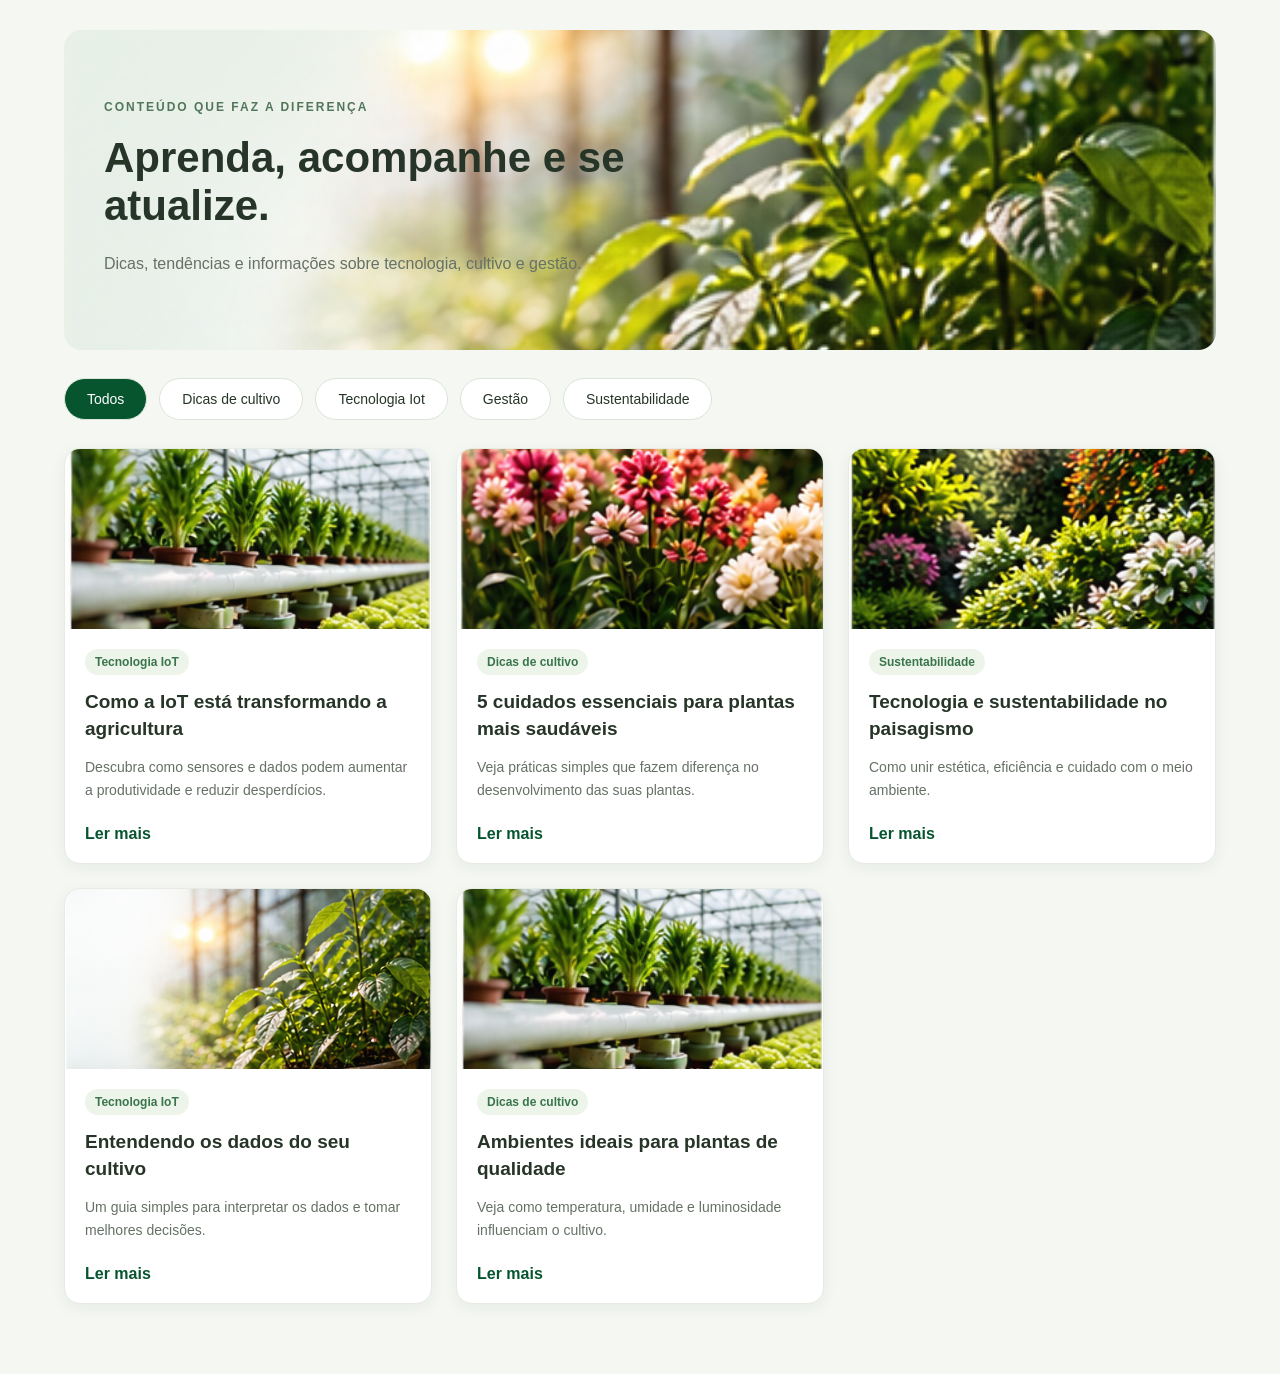
<file: blog.html>
<!DOCTYPE html>
<html lang="pt-br">
<head>
    <meta charset="UTF-8">
    <meta name="viewport" content="width=device-width, initial-scale=1.0">
    <title>Blog</title>
    <link rel="stylesheet" href="blog.css">
</head>
<body>
    <main>
        <section class="blog-hero">
    <div class="blog-hero-conteudo">
        <p class="blog-destaque">CONTEÚDO QUE FAZ A DIFERENÇA</p>

        <h1>Aprenda, acompanhe e se atualize.</h1>

        <p class="blog-descricao">
            Dicas, tendências e informações sobre tecnologia,
            cultivo e gestão.
        </p>
    </div>
        </section>
      
          <section class="blog-categorias">
             <button class="categoria ativa">Todos</button>
             <button class="categoria">Dicas de cultivo</button>
             <button class="categoria">Tecnologia Iot</button>
             <button class="categoria">Gestão</button>
             <button class="categoria">Sustentabilidade</button>

          </section>
        
          <section class="blog-artigos">

            <article class="artigo-card">
              <img src="assets_site_iot_separados/imagens/05_hortifruti.png" alt="Jardim com plantas e flores">
              <div class="artigo-conteudo">
                <span class="artigo-categoria">Tecnologia IoT</span>
                <h2>Como a IoT está transformando a agricultura</h2>
                <p>Descubra como sensores e dados podem aumentar a produtividade e reduzir desperdícios.</p>
                <a href="#">Ler mais</a>
              </div>
            </article>
             
            <article class="artigo-card">
                <img src="assets_site_iot_separados/imagens/04_floricultura.png" alt="Flores coloridas em cultivo">
                <div class="artigo-conteudo">
                    <span class="artigo-categoria">Dicas de cultivo</span>
                    <h2>5 cuidados essenciais para plantas mais saudáveis</h2>
                    <p>Veja práticas simples que fazem diferença no desenvolvimento das suas plantas.</p>
                    <a href="#">Ler mais</a>
                </div>
            </article>
                 

            <article class="artigo-card">
        <img src="assets_site_iot_separados/imagens/03_paisagismo.png" alt="Área verde com plantas">
        <div class="artigo-conteudo">
            <span class="artigo-categoria">Sustentabilidade</span>
            <h2>Tecnologia e sustentabilidade no paisagismo</h2>
            <p>Como unir estética, eficiência e cuidado com o meio ambiente.</p>
            <a href="#">Ler mais </a>
        </div>
    </article>

    <article class="artigo-card">
        <img src="assets_site_iot_separados/imagens/01_hero_background.png" alt="Plantas em ambiente de cultivo">
        <div class="artigo-conteudo">
            <span class="artigo-categoria">Tecnologia IoT</span>
            <h2>Entendendo os dados do seu cultivo</h2>
            <p>Um guia simples para interpretar os dados e tomar melhores decisões.</p>
            <a href="#">Ler mais </a>
        </div>
    </article>

    <article class="artigo-card">
        <img src="assets_site_iot_separados/imagens/05_hortifruti.png" alt="Cultivo de plantas e flores">
        <div class="artigo-conteudo">
            <span class="artigo-categoria">Dicas de cultivo</span>
            <h2>Ambientes ideais para plantas de qualidade</h2>
            <p>Veja como temperatura, umidade e luminosidade influenciam o cultivo.</p>
            <a href="#">Ler mais </a>
        </div>
    </article>

          </section>
        
        </main>
</body>
</html>
</file>
<file: blog.css>
body {
    font-family: Arial, Helvetica, sans-serif;
    background-color: #f4f7f2;
    color: #263528;
    margin: 0;
}

/* CONFIGURAÇÕES GERAIS */

* {
    box-sizing: border-box;
}

body {
    font-family: Arial, Helvetica, sans-serif;
    background-color: #f4f7f2;
    color: #263528;
    margin: 0;
}

main {
    max-width: 1200px;
    margin: 0 auto;
    padding: 30px 24px;
}

.blog-hero {
    min-height: 320px;
    padding: 50px 40px;
    display: flex;
    align-items: center;
    background-image: url("assets_site_iot_separados/imagens/01_hero_background.png");
    background-size: cover;
    background-position: center;
    border-radius: 18px;
    background-color: #eaf2e8;
}

.blog-hero-conteudo {
    max-width: 550px;
}

.blog-destaque {
    color: #52765a;
    font-size: 12px;
    font-weight: bold;
    letter-spacing: 2px;
}

.blog-hero h1 {
    font-size: 42px;
    line-height: 1.15;
    margin: 20px 0;
}

.blog-descricao {
    color: #667166;
    line-height: 1.6;
}

.blog-categorias {
    display: flex;
    flex-wrap: wrap;
    gap: 12px;
    margin: 28px 0;

}

.categoria {
    padding: 12px 22px;
    border: 1px solid #dce5d9;
    border-radius: 30px;
    background-color: #ffffff;
    color: #263528;
    font-size: 14px;
    cursor: pointer;
}

.categoria.ativa {
    background-color: #07552f;
    color: #ffffff;
    border-color: 07552f;
}

.blog-artigos {
    display: grid;
    grid-template-columns: repeat(3, minmax(0, 1fr));
    gap: 24px;
    margin-bottom: 40px;
}

.artigo-card {
    background-color: #ffffff;
    border: 1px solid #e6ece3;
    border-radius: 16px;
    overflow: hidden;
    box-shadow: 0 4px 15px rgba(38, 53, 40, 0.06);
}

.artigo-card img {
    width: 100%;
    height: 180px;
    object-fit: cover;
    display: block;
}

.artigo-conteudo {
    padding: 20px;
}

.artigo-categoria {
    display: inline-block;
    color: #39754a;
    background-color: #edf5eb;
    border-radius: 20px;
    padding: 6px 10px;
    font-size: 12px;
    font-weight: bold;
}

.artigo-card h2 {
    font-size: 19px;
    line-height: 1.4;
    margin: 14px 0 10px;
}

.artigo-card p {
    color: #667166;
    font-size: 14px;
    line-height: 1.6;
}

.artigo-card a {
    display: inline-block;
    margin-top: 10px;
    color: #07552f;
    font-weight: bold;
    text-decoration: none;
}

@media (max-width: 768px) {
    .blog-artigos {
        grid-template-columns: repeat(2, minmax(0, 1fr));
    }
}

@media (max-width: 520px) {
    .blog-artigos {
        grid-template-columns: 1fr;
    }

    .blog-hero h1 {
        font-size: 32px;
    }
}
</file>
